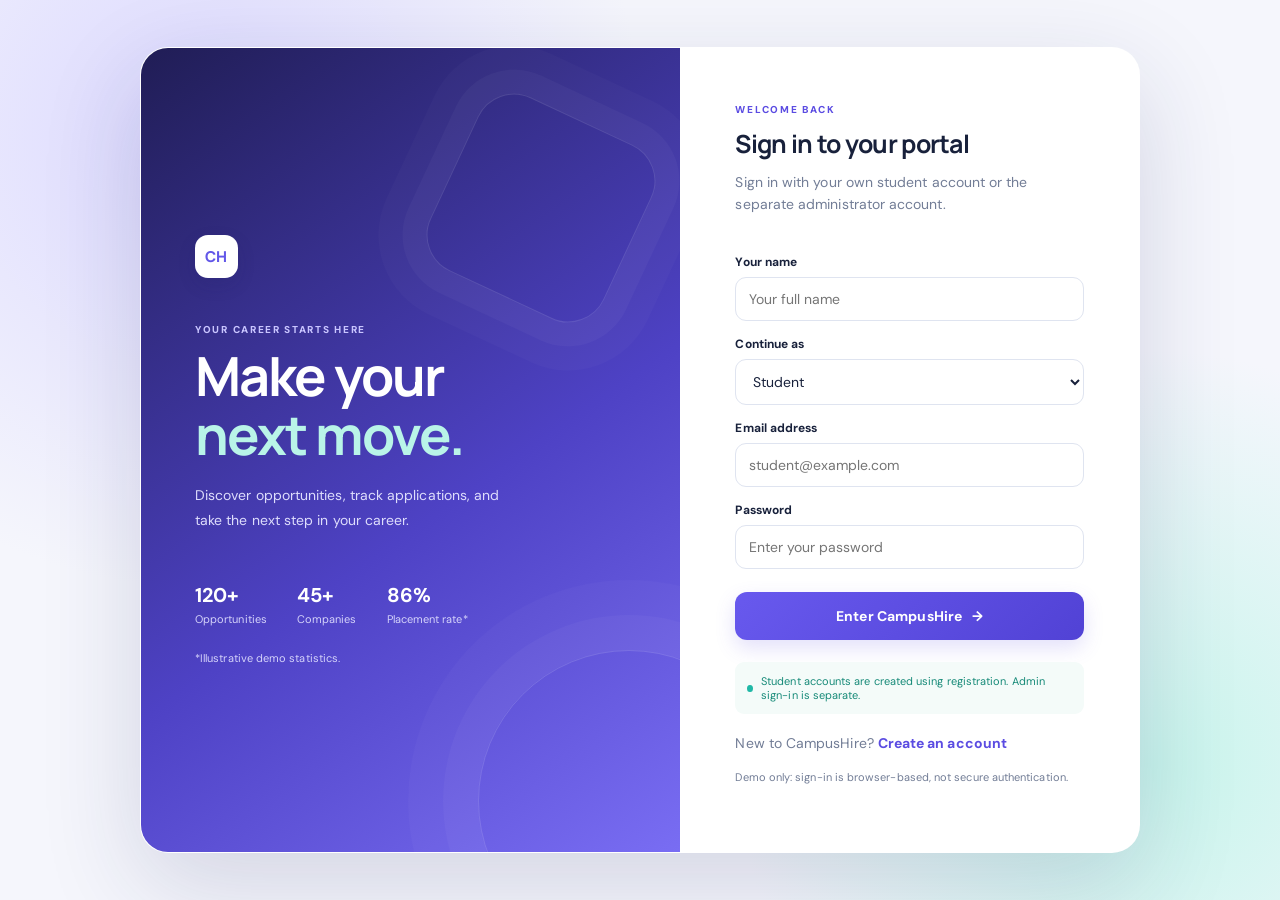
<file: index.html>
<!DOCTYPE html>
<html lang="en">
<head>
  <meta charset="UTF-8"><meta name="viewport" content="width=device-width, initial-scale=1.0">
  <title>CampusHire | Student Placement Portal</title>
  <link rel="stylesheet" href="style.css"><link rel="stylesheet" href="dashboard.css"><link rel="stylesheet" href="responsive.css">
  <script src="storage.js" defer></script><script src="auth.js" defer></script>
</head>
<body class="login-page">
  <main class="login-shell">
    <section class="login-brand">
      <div class="brand-mark">CH</div><p class="eyebrow">YOUR CAREER STARTS HERE</p>
      <h1>Make your<br><span>next move.</span></h1>
      <p class="muted-light">Discover opportunities, track applications, and take the next step in your career.</p>
      <div class="login-stats"><div><strong>120+</strong><span>Opportunities</span></div><div><strong>45+</strong><span>Companies</span></div><div><strong>86%</strong><span>Placement rate*</span></div></div>
      <small>*Illustrative demo statistics.</small>
    </section>
    <section class="login-card">
      <div class="mobile-brand"><div class="brand-mark">CH</div><strong>CampusHire</strong></div>
      <p class="eyebrow">WELCOME BACK</p><h2>Sign in to your portal</h2><p class="muted">Sign in with your own student account or the separate administrator account.</p>
      <form id="loginForm">
        <label for="userName">Your name</label><input id="userName" name="userName" placeholder="Your full name" required minlength="2">
        <label for="role">Continue as</label><select id="role" name="role"><option value="student">Student</option><option value="admin">Placement admin</option></select>
        <label for="email">Email address</label><input id="email" name="email" type="email" placeholder="student@example.com" required autocomplete="username"><label for="password">Password</label><input id="password" name="password" type="password" placeholder="Enter your password" required autocomplete="current-password">
        <button class="btn btn-primary full" type="submit">Enter CampusHire <span>→</span></button>
      </form>
      <div class="demo-note"><span class="dot"></span> Student accounts are created using registration. Admin sign-in is separate.</div>
      <p class="muted" style="margin-top:18px">New to CampusHire? <a href="register.html" style="color:var(--primary);font-weight:700;text-decoration:none">Create an account</a></p><p class="tiny muted">Demo only: sign-in is browser-based, not secure authentication.</p>
    </section>
  </main>
  <script>
  const roleSelect=document.getElementById('role');
  roleSelect.addEventListener('change',()=>{const admin=roleSelect.value==='admin';document.getElementById('userName').required=!admin;document.getElementById('userName').closest('label')?.toggleAttribute('hidden',admin);document.getElementById('userName').previousElementSibling?.toggleAttribute('hidden',admin);document.getElementById('userName').placeholder=admin?'Administrator name':'Your full name';document.getElementById('email').placeholder=admin?'admin@campushire.local':'student@example.com';});
  document.getElementById('loginForm').addEventListener('submit',function(e){e.preventDefault();const name=document.getElementById('userName').value.trim();const email=document.getElementById('email').value.trim().toLowerCase();const password=document.getElementById('password').value;const role=roleSelect.value;
    if(role==='admin'){if(email!=='admin@campushire.local'||password!=='Admin@123'){alert('Invalid administrator credentials. Use the demo admin details listed in README.');return;}sessionStorage.setItem('chUser',JSON.stringify({name:'Placement Admin',email,role:'admin'}));location.href='admin-dashboard.html';return;}
    if(!name||!email||!password){alert('Please complete all fields.');return;}const account=Store.getUsers().find(u=>u.email.toLowerCase()===email);if(!account){alert('No student account found. Please register first.');return;}if(account.name.toLowerCase()!==name.toLowerCase()){alert('Name does not match this account.');return;}if(account.password!==password){alert('Incorrect password. Please try again.');return;}sessionStorage.setItem('chUser',JSON.stringify({name:account.name,email:account.email,role:'student'}));const profiles=JSON.parse(localStorage.getItem('chProfilesByEmail')||'{}');const profile=profiles[email]||{name:account.name,email:account.email,course:account.course||'',year:'Third Year',phone:'',location:'',skills:'',about:''};Store.saveProfile(profile);location.href='student-dashboard.html';});
  </script>
</body></html>
</file>
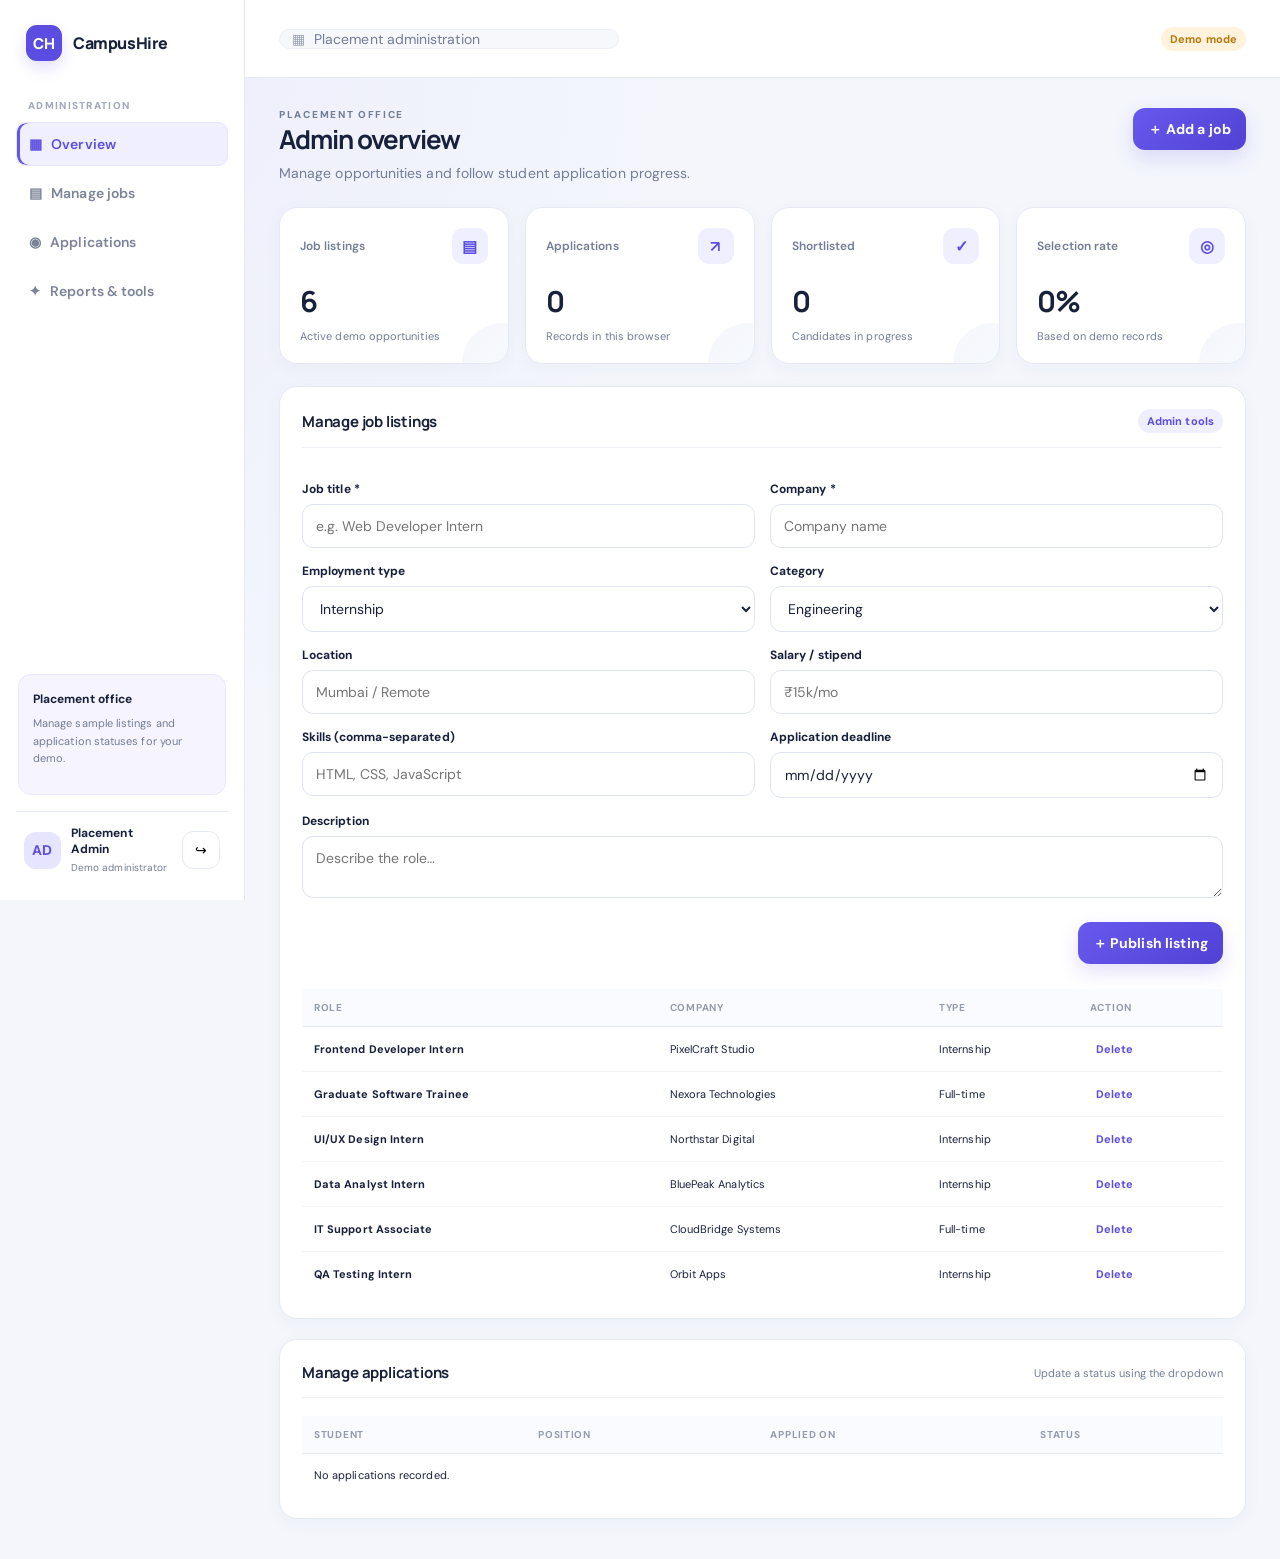
<file: admin-dashboard.html>
<!DOCTYPE html><html lang="en"><head><meta charset="UTF-8"><meta name="viewport" content="width=device-width,initial-scale=1"><title>Admin Dashboard | CampusHire</title><link rel="stylesheet" href="style.css"><link rel="stylesheet" href="dashboard.css"><link rel="stylesheet" href="responsive.css"><script src="storage.js" defer></script><script src="auth.js" defer></script><script src="jobs.js" defer></script><script src="applications.js" defer></script></head><body><script>if(!getCurrentUser()||getCurrentUser().role!=="admin")location.replace("../index.html");</script><div class="app-shell"><aside class="sidebar"><div class="side-brand"><div class="brand-mark">CH</div>CampusHire</div><div class="side-label">ADMINISTRATION</div><nav class="nav-list"><a class="nav-link active" href="admin-dashboard.html">▦ &nbsp; Overview</a><a class="nav-link" href="#jobManager">▤ &nbsp; Manage jobs</a><a class="nav-link" href="#appManager">◉ &nbsp; Applications</a><a class="nav-link" href="career-tools.html">✦ &nbsp; Reports & tools</a></nav><div class="sidebar-bottom"><div class="help-card"><strong>Placement office</strong><p>Manage sample listings and application statuses for your demo.</p></div><div class="user-mini"><div class="avatar">AD</div><div><strong>Placement Admin</strong><span>Demo administrator</span></div><button class="icon-btn" data-signout>↪</button></div></div></aside><main class="main-area"><header class="topbar"><button class="icon-btn mobile-menu">☰</button><div class="searchbox">▦ <span class="muted">Placement administration</span></div><div class="top-actions"><span class="badge orange">Demo mode</span></div></header><div class="page-content"><div class="page-heading"><div><p class="eyebrow">PLACEMENT OFFICE</p><h1>Admin overview</h1><p>Manage opportunities and follow student application progress.</p></div><div class="heading-actions"><button class="btn btn-primary" onclick="document.getElementById('jobManager').scrollIntoView({behavior:'smooth'})">＋ Add a job</button></div></div><section class="stats-grid"><article class="card stat-card"><div class="stat-top">Job listings <span class="stat-icon">▤</span></div><h2 id="adminJobCount">6</h2><div class="stat-foot">Active demo opportunities</div></article><article class="card stat-card"><div class="stat-top">Applications <span class="stat-icon">↗</span></div><h2 id="adminAppCount">3</h2><div class="stat-foot">Records in this browser</div></article><article class="card stat-card"><div class="stat-top">Shortlisted <span class="stat-icon">✓</span></div><h2 id="adminShortCount">1</h2><div class="stat-foot">Candidates in progress</div></article><article class="card stat-card"><div class="stat-top">Selection rate <span class="stat-icon">◎</span></div><h2 id="adminRate">0%</h2><div class="stat-foot">Based on demo records</div></article></section><section class="card panel" id="jobManager" style="margin-bottom:20px"><div class="panel-head"><h3>Manage job listings</h3><span class="badge">Admin tools</span></div><form id="addJobForm"><div class="form-grid"><div><label>Job title *</label><input name="title" required placeholder="e.g. Web Developer Intern"></div><div><label>Company *</label><input name="company" required placeholder="Company name"></div><div><label>Employment type</label><select name="type"><option>Internship</option><option>Full-time</option><option>Part-time</option></select></div><div><label>Category</label><select name="category"><option>Engineering</option><option>Design</option><option>Data</option><option>IT Support</option><option>Quality Assurance</option></select></div><div><label>Location</label><input name="location" placeholder="Mumbai / Remote"></div><div><label>Salary / stipend</label><input name="salary" placeholder="₹15k/mo"></div><div><label>Skills (comma-separated)</label><input name="skills" placeholder="HTML, CSS, JavaScript"></div><div><label>Application deadline</label><input name="deadline" type="date"></div><div class="span-two"><label>Description</label><textarea name="description" rows="2" placeholder="Describe the role…"></textarea></div></div><div class="form-actions"><button class="btn btn-primary" type="submit">＋ Publish listing</button></div></form><div class="table-wrap" style="margin-top:25px"><table><thead><tr><th>ROLE</th><th>COMPANY</th><th>TYPE</th><th>ACTION</th></tr></thead><tbody id="adminJobsBody"></tbody></table></div></section><section class="card panel" id="appManager"><div class="panel-head"><h3>Manage applications</h3><span class="muted tiny">Update a status using the dropdown</span></div><div class="table-wrap"><table><thead><tr><th>STUDENT</th><th>POSITION</th><th>APPLIED ON</th><th>STATUS</th></tr></thead><tbody id="adminApplicationsBody"></tbody></table></div></section></div></main></div><script>document.addEventListener("DOMContentLoaded",()=>{function update(){const jobs=Store.getJobs(),apps=Store.getApplications();document.getElementById("adminJobCount").textContent=jobs.length;document.getElementById("adminAppCount").textContent=apps.length;document.getElementById("adminShortCount").textContent=apps.filter(a=>["Shortlisted","Interview"].includes(a.status)).length;document.getElementById("adminRate").textContent=(apps.length?Math.round(apps.filter(a=>a.status==="Selected").length/apps.length*100):0)+"%";}update();const old=window.renderAdminApplications;const observer=new MutationObserver(update);observer.observe(document.getElementById("adminApplicationsBody"),{childList:true});});</script></body></html>
</file>
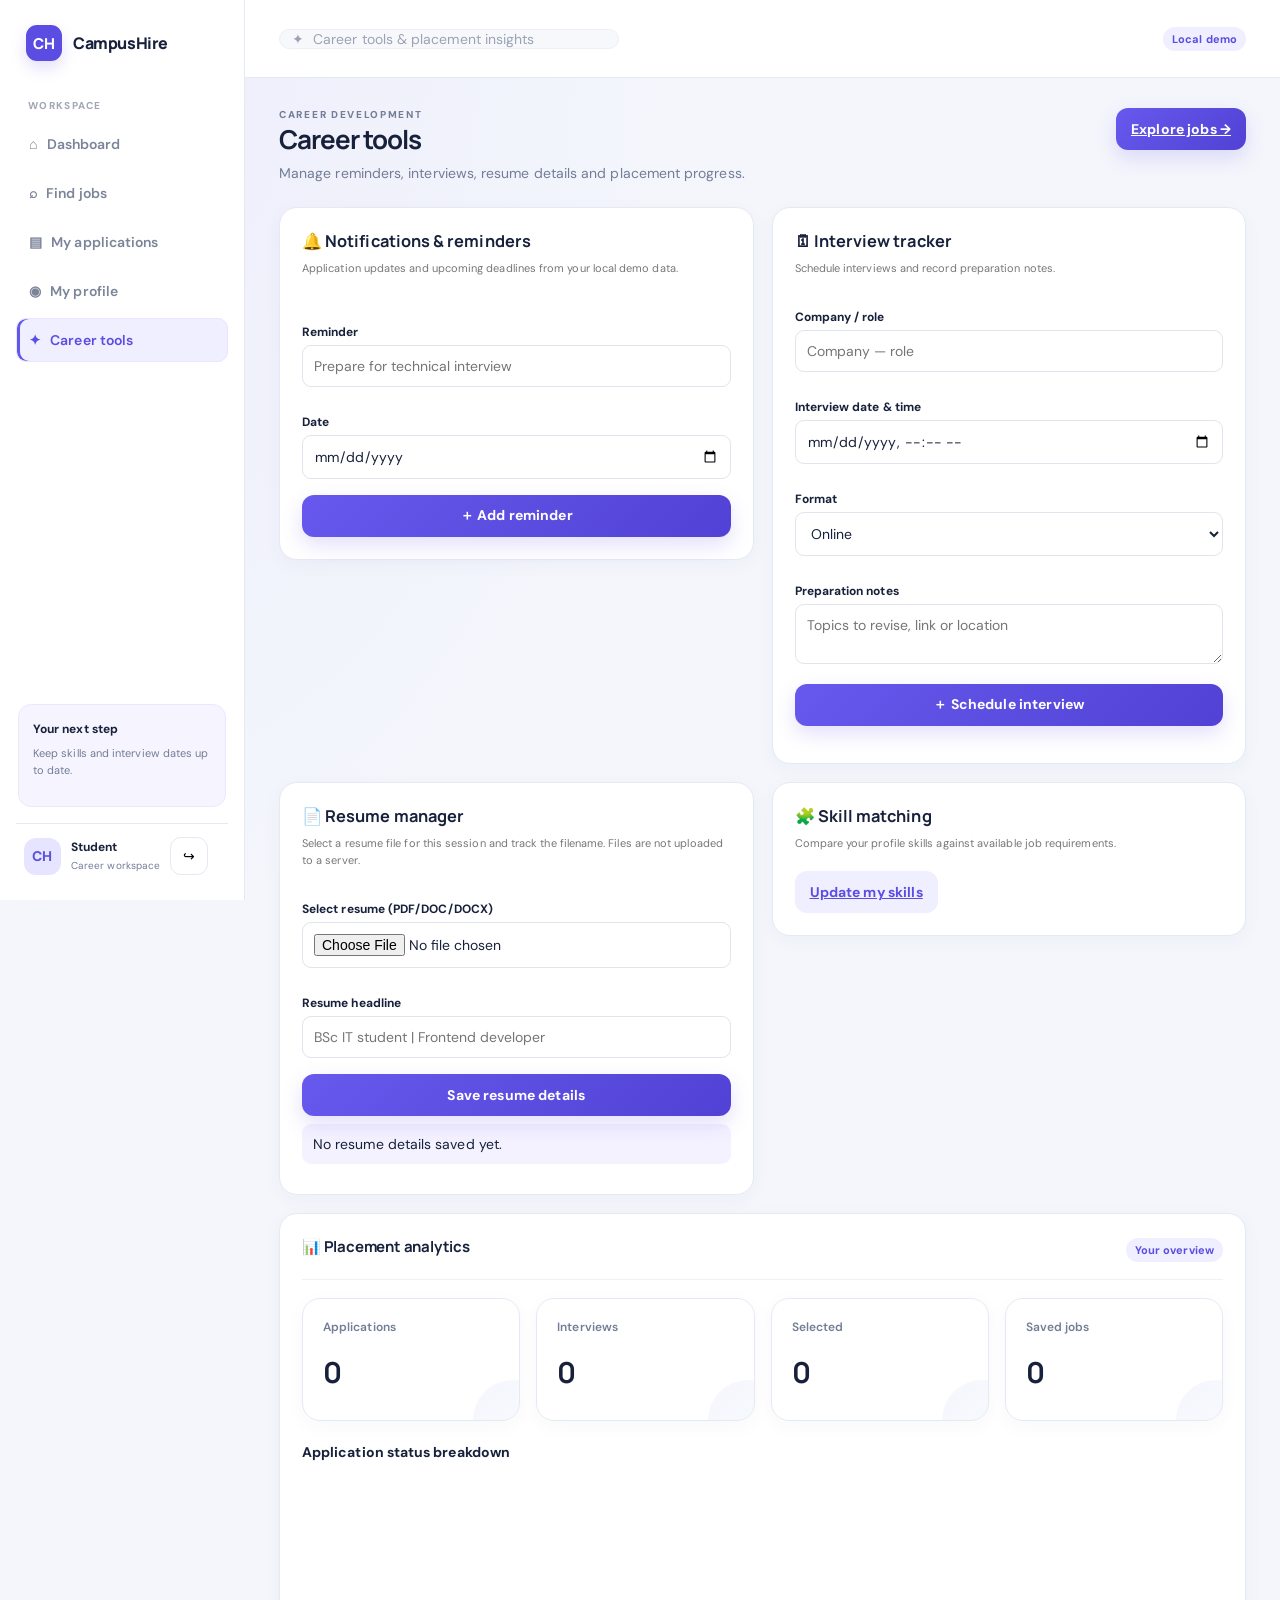
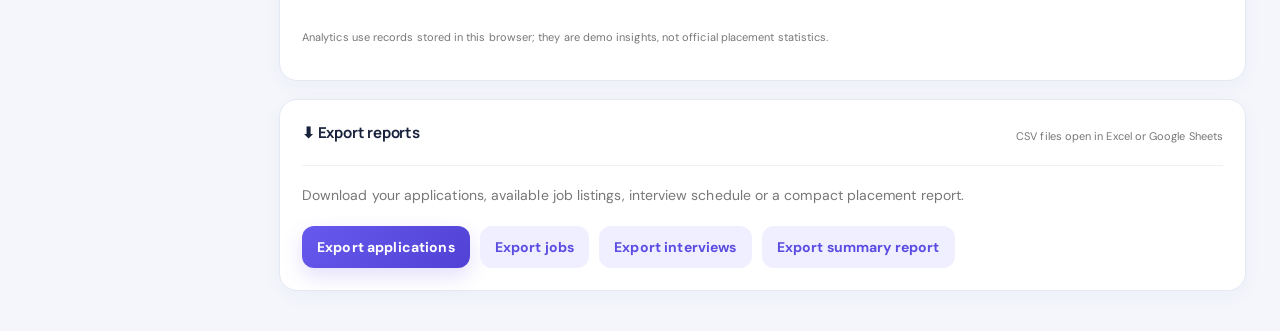
<file: career-tools.html>
<!DOCTYPE html><html lang="en"><head><meta charset="UTF-8"><meta name="viewport" content="width=device-width,initial-scale=1"><title>Career tools | CampusHire</title><link rel="stylesheet" href="style.css"><link rel="stylesheet" href="dashboard.css"><link rel="stylesheet" href="responsive.css"><style>
.tools-grid{display:grid;grid-template-columns:repeat(2,minmax(0,1fr));gap:18px}.tool-card{padding:22px}.tool-card h3{margin:0 0 8px}.tool-card p{line-height:1.6}.tool-card form{display:grid;gap:12px;margin-top:16px}.tool-card label{display:block;font-size:12px;font-weight:700;margin-bottom:5px}.tool-card input,.tool-card select,.tool-card textarea{width:100%;padding:11px;border:1px solid #e1e4ec;border-radius:9px;background:var(--surface,#fff);font:inherit}.tool-card .btn{margin-top:4px}.tool-list{display:grid;gap:10px;margin-top:15px}.tool-item{padding:12px;border:1px solid #e7e8ef;border-radius:10px;display:flex;justify-content:space-between;gap:12px;align-items:center}.tool-item small{display:block;color:#777;margin-top:4px}.match{height:7px;background:#eee;border-radius:20px;overflow:hidden;margin:8px 0}.match span{display:block;height:100%;background:#6558d3}.chart{display:flex;align-items:end;gap:12px;height:150px;padding:12px 0}.bar{flex:1;min-width:22px;background:#7669e8;border-radius:7px 7px 0 0;position:relative}.bar small{position:absolute;top:calc(100% + 5px);left:50%;transform:translateX(-50%);white-space:nowrap;font-size:10px}.notice{padding:11px;border-radius:9px;background:#f4f2ff;margin:8px 0}.muted{color:#777}.wide{grid-column:1/-1}@media(max-width:750px){.tools-grid{grid-template-columns:1fr}.wide{grid-column:auto}}
</style><script src="storage.js" defer></script><script src="auth.js" defer></script><script src="jobs.js" defer></script><script src="applications.js" defer></script></head><body><script>if(!getCurrentUser()||getCurrentUser().role!=="student")location.replace("../index.html");</script><div class="app-shell"><aside class="sidebar"><div class="side-brand"><div class="brand-mark">CH</div>CampusHire</div><div class="side-label">WORKSPACE</div><nav class="nav-list"><a class="nav-link" href="student-dashboard.html">⌂ &nbsp; Dashboard</a><a class="nav-link" href="jobs.html">⌕ &nbsp; Find jobs</a><a class="nav-link" href="my-applications.html">▤ &nbsp; My applications</a><a class="nav-link" href="profile.html">◉ &nbsp; My profile</a><a class="nav-link active" href="career-tools.html">✦ &nbsp; Career tools</a></nav><div class="sidebar-bottom"><div class="help-card"><strong>Your next step</strong><p>Keep skills and interview dates up to date.</p></div><div class="user-mini"><div class="avatar" id="miniAvatar">CH</div><div><strong id="miniName">Student</strong><span>Career workspace</span></div><button class="icon-btn" data-signout>↪</button></div></div></aside><main class="main-area"><header class="topbar"><button class="icon-btn mobile-menu">☰</button><div class="searchbox">✦ <span>Career tools & placement insights</span></div><div class="top-actions"><span class="badge">Local demo</span></div></header><div class="page-content"><div class="page-heading"><div><p class="eyebrow">CAREER DEVELOPMENT</p><h1>Career tools</h1><p>Manage reminders, interviews, resume details and placement progress.</p></div><div class="heading-actions"><a class="btn btn-primary" href="jobs.html">Explore jobs →</a></div></div><section class="tools-grid">
<article class="card tool-card"><h3>🔔 Notifications & reminders</h3><p class="muted tiny">Application updates and upcoming deadlines from your local demo data.</p><div id="notices" class="tool-list"></div><form id="reminderForm"><div><label>Reminder</label><input name="title" required maxlength="100" placeholder="Prepare for technical interview"></div><div><label>Date</label><input name="date" type="date" required></div><button class="btn btn-primary">＋ Add reminder</button></form></article>
<article class="card tool-card"><h3>🗓 Interview tracker</h3><p class="muted tiny">Schedule interviews and record preparation notes.</p><form id="interviewForm"><div><label>Company / role</label><input name="role" required placeholder="Company — role"></div><div><label>Interview date & time</label><input name="when" type="datetime-local" required></div><div><label>Format</label><select name="format"><option>Online</option><option>In person</option><option>Phone</option></select></div><div><label>Preparation notes</label><textarea name="notes" rows="2" placeholder="Topics to revise, link or location"></textarea></div><button class="btn btn-primary">＋ Schedule interview</button></form><div id="interviews" class="tool-list"></div></article>
<article class="card tool-card"><h3>📄 Resume manager</h3><p class="muted tiny">Select a resume file for this session and track the filename. Files are not uploaded to a server.</p><form id="resumeForm"><div><label>Select resume (PDF/DOC/DOCX)</label><input id="resumeFile" type="file" accept=".pdf,.doc,.docx" required></div><div><label>Resume headline</label><input name="headline" maxlength="120" placeholder="BSc IT student | Frontend developer"></div><button class="btn btn-primary">Save resume details</button></form><div id="resumeInfo" class="notice">No resume details saved yet.</div></article>
<article class="card tool-card"><h3>🧩 Skill matching</h3><p class="muted tiny">Compare your profile skills against available job requirements.</p><div id="skillMatches" class="tool-list"></div><a class="btn btn-light" href="profile.html">Update my skills</a></article>
<article class="card tool-card wide"><div class="panel-head"><h3>📊 Placement analytics</h3><span class="badge">Your overview</span></div><div class="stats-grid"><article class="card stat-card"><div class="stat-top">Applications</div><h2 id="anApps">0</h2></article><article class="card stat-card"><div class="stat-top">Interviews</div><h2 id="anInterviews">0</h2></article><article class="card stat-card"><div class="stat-top">Selected</div><h2 id="anSelected">0</h2></article><article class="card stat-card"><div class="stat-top">Saved jobs</div><h2 id="anSaved">0</h2></article></div><h4 style="margin-top:22px">Application status breakdown</h4><div id="chart" class="chart"></div><p class="muted tiny">Analytics use records stored in this browser; they are demo insights, not official placement statistics.</p></article>
<article class="card tool-card wide"><div class="panel-head"><h3>⬇ Export reports</h3><span class="muted tiny">CSV files open in Excel or Google Sheets</span></div><p class="muted">Download your applications, available job listings, interview schedule or a compact placement report.</p><div style="display:flex;gap:10px;flex-wrap:wrap;margin-top:16px"><button class="btn btn-primary" onclick="exportData('applications')">Export applications</button><button class="btn btn-light" onclick="exportData('jobs')">Export jobs</button><button class="btn btn-light" onclick="exportData('interviews')">Export interviews</button><button class="btn btn-light" onclick="exportData('report')">Export summary report</button></div></article>
</section></div></main></div><script>
const extraKey=k=>'ch_'+(getCurrentUser()?.email||'guest')+'_'+k;const readExtra=(k,d=[])=>{try{return JSON.parse(localStorage.getItem(extraKey(k)))||d}catch{return d}},writeExtra=(k,v)=>localStorage.setItem(extraKey(k),JSON.stringify(v));
function csvCell(v){return '"'+String(v??'').replace(/"/g,'""')+'"'}function downloadCSV(name,rows){if(!rows.length){showToast('There is no data to export yet.');return}const csv=rows.map(r=>r.map(csvCell).join(',')).join('\r\n');const blob=new Blob(['\ufeff'+csv],{type:'text/csv;charset=utf-8;'});const a=document.createElement('a');a.href=URL.createObjectURL(blob);a.download=name+'.csv';a.click();URL.revokeObjectURL(a.href);showToast('CSV report downloaded.')}
function exportData(type){const user=getCurrentUser(),jobs=Store.getJobs(),apps=Store.getApplications().filter(a=>a.studentId===user.email||a.studentId==='demo-student');if(type==='jobs')return downloadCSV('campushire-jobs',[['Job ID','Title','Company','Type','Location','Salary','Skills','Deadline'],...jobs.map(j=>[j.id,j.title,j.company,j.type,j.location,j.salary,(j.skills||[]).join('; '),j.deadline])]);if(type==='interviews')return downloadCSV('campushire-interviews',[['Role','Date/time','Format','Notes'],...readExtra('interviews').map(i=>[i.role,i.when,i.format,i.notes])]);if(type==='report')return downloadCSV('campushire-placement-report',[['Metric','Value'],['Available jobs',jobs.length],['Applications',apps.length],['Interviews',readExtra('interviews').length],['Selected',apps.filter(a=>a.status==='Selected').length],['Saved jobs',Store.getSaved().length],['Generated on',new Date().toLocaleString()]]);downloadCSV('campushire-applications',[['Application ID','Job','Company','Applied on','Status'],...apps.map(a=>{const j=jobs.find(x=>x.id===a.jobId)||{};return[a.id,j.title||'Removed job',j.company||'',a.appliedAt,a.status]})])}
function renderTools(){const u=getCurrentUser(),p=Store.getProfile(),apps=Store.getApplications().filter(a=>a.studentId===u.email),jobs=Store.getJobs(),interviews=readExtra('interviews'),reminders=readExtra('reminders');document.getElementById('miniName').textContent=u.name||p.name||'Student';document.getElementById('miniAvatar').textContent=initials(u.name||p.name);const notes=[];apps.filter(a=>['Shortlisted','Interview','Selected','Rejected'].includes(a.status)).forEach(a=>{const j=jobs.find(x=>x.id===a.jobId);notes.push(`<div class="notice"><strong>${safe(a.status)}:</strong> ${safe(j?.title||'Application update')}<small>Application ${safe(a.id)}</small></div>`)});reminders.forEach((r,i)=>notes.push(`<div class="tool-item"><div><strong>${safe(r.title)}</strong><small>${safe(r.date)}</small></div><button class="text-link" onclick="removeRecord('reminders',${i})">Remove</button></div>`));document.getElementById('notices').innerHTML=notes.join('')||'<p class="muted tiny">You are all caught up. Add a reminder below.</p>';document.getElementById('interviews').innerHTML=interviews.map((i,n)=>`<div class="tool-item"><div><strong>${safe(i.role)}</strong><small>${safe(i.when.replace('T',' '))} · ${safe(i.format)}${i.notes?' · '+safe(i.notes):''}</small></div><button class="text-link" onclick="removeRecord('interviews',${n})">Cancel</button></div>`).join('')||'<p class="muted tiny">No interviews scheduled yet.</p>';const resume=readExtra('resume',null);document.getElementById('resumeInfo').innerHTML=resume?`<strong>${safe(resume.filename)}</strong><small>Headline: ${safe(resume.headline||'Not provided')} · Saved ${safe(resume.savedAt)}</small>`:'No resume details saved yet.';const skills=String(p.skills||'').split(',').map(s=>s.trim().toLowerCase()).filter(Boolean);document.getElementById('skillMatches').innerHTML=jobs.map(j=>{const req=j.skills||[],hits=req.filter(s=>skills.includes(s.toLowerCase())).length,pct=req.length?Math.round(hits/req.length*100):0;return `<div><div style="display:flex;justify-content:space-between;gap:8px"><strong>${safe(j.title)}</strong><span>${pct}%</span></div><small class="muted">${hits}/${req.length} required skills match · ${safe(j.company)}</small><div class="match"><span style="width:${pct}%"></span></div></div>`}).join('')||'<p>No jobs available.</p>';document.getElementById('anApps').textContent=apps.length;document.getElementById('anInterviews').textContent=interviews.length;document.getElementById('anSelected').textContent=apps.filter(a=>a.status==='Selected').length;document.getElementById('anSaved').textContent=Store.getSaved().length;const statuses=['Applied','Shortlisted','Interview','Selected','Rejected'];document.getElementById('chart').innerHTML=statuses.map(s=>{const n=apps.filter(a=>a.status===s).length,h=apps.length?Math.max(8,n/apps.length*100):8;return `<div class="bar" style="height:${h}%" title="${s}: ${n}"><small>${s}<br>${n}</small></div>`}).join('')}
function removeRecord(key,index){const arr=readExtra(key);arr.splice(index,1);writeExtra(key,arr);renderTools();showToast('Updated successfully.')}document.addEventListener('DOMContentLoaded',()=>{renderTools();document.getElementById('reminderForm').addEventListener('submit',e=>{e.preventDefault();const d=Object.fromEntries(new FormData(e.currentTarget));const a=readExtra('reminders');a.push(d);writeExtra('reminders',a);e.currentTarget.reset();renderTools();showToast('Reminder saved in this browser.')});document.getElementById('interviewForm').addEventListener('submit',e=>{e.preventDefault();const d=Object.fromEntries(new FormData(e.currentTarget));const a=readExtra('interviews');a.push(d);writeExtra('interviews',a);e.currentTarget.reset();renderTools();showToast('Interview scheduled.')});document.getElementById('resumeForm').addEventListener('submit',e=>{e.preventDefault();const file=document.getElementById('resumeFile').files[0];if(!file){showToast('Choose a resume file first.');return}writeExtra('resume',{filename:file.name,size:file.size,headline:new FormData(e.currentTarget).get('headline'),savedAt:new Date().toLocaleDateString()});renderTools();showToast('Resume details saved. The file stays on your device.')});document.querySelectorAll('[data-signout]').forEach(b=>b.addEventListener('click',signOut));document.querySelectorAll('.mobile-menu').forEach(b=>b.addEventListener('click',()=>document.querySelector('.sidebar')?.classList.toggle('open')))});
</script></body></html>
</file>
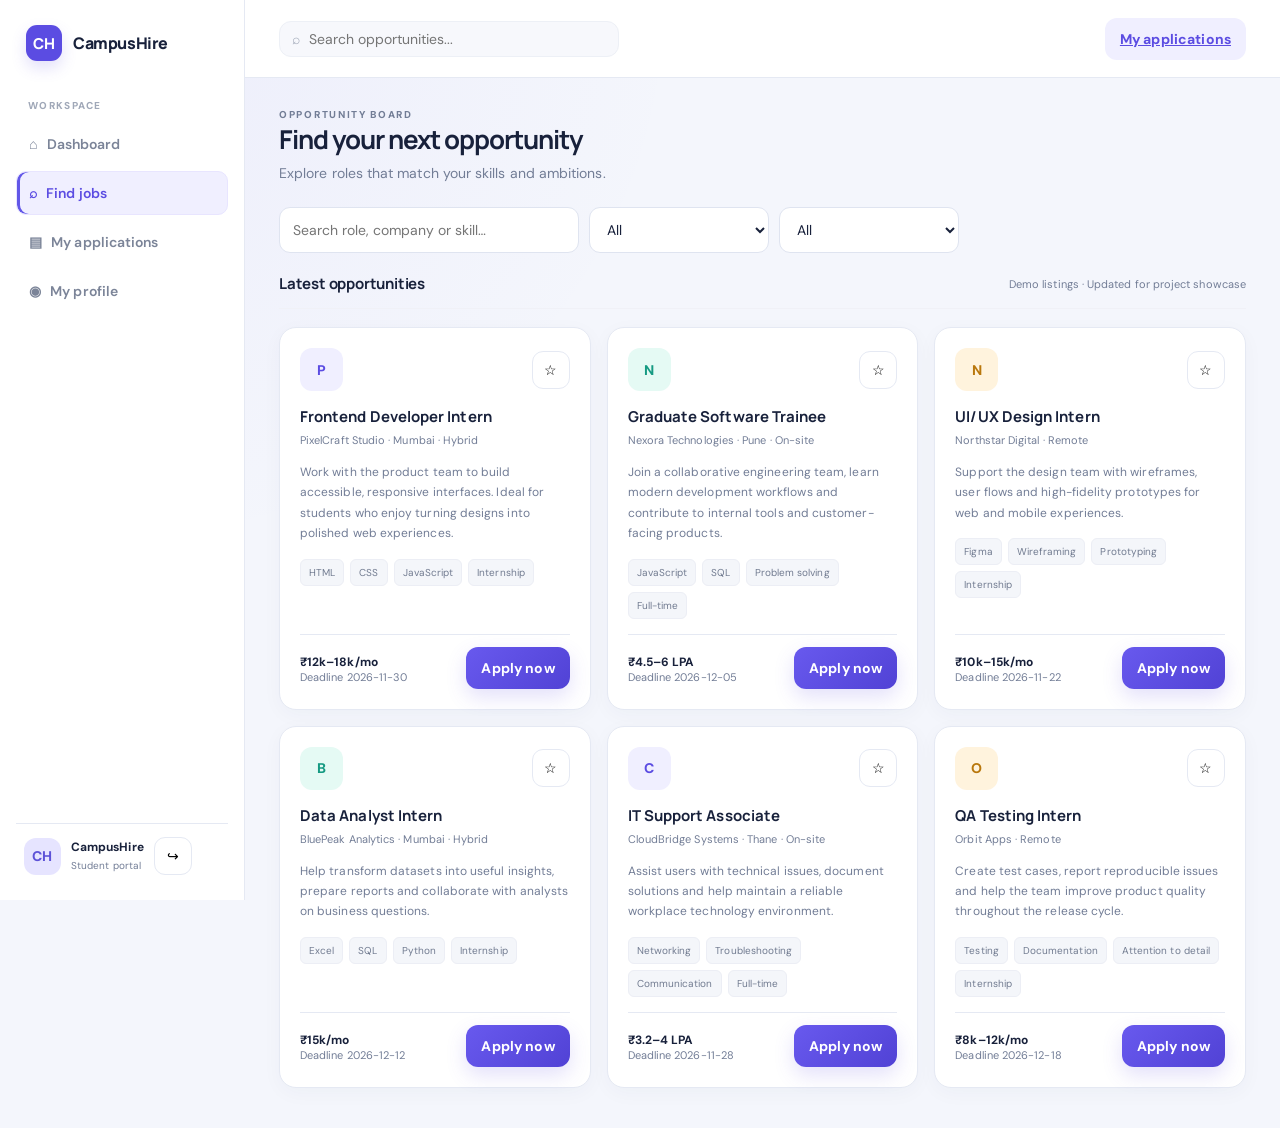
<file: jobs.html>
<!DOCTYPE html><html lang="en"><head><meta charset="UTF-8"><meta name="viewport" content="width=device-width,initial-scale=1"><title>Find Jobs | CampusHire</title><link rel="stylesheet" href="style.css"><link rel="stylesheet" href="dashboard.css"><link rel="stylesheet" href="responsive.css"><script src="storage.js" defer></script><script src="auth.js" defer></script><script src="jobs.js" defer></script></head><body><script>if(!getCurrentUser()||getCurrentUser().role!=="student")location.replace("../index.html");</script><div class="app-shell"><aside class="sidebar"><div class="side-brand"><div class="brand-mark">CH</div>CampusHire</div><div class="side-label">WORKSPACE</div><nav class="nav-list"><a class="nav-link" href="student-dashboard.html">⌂ &nbsp; Dashboard</a><a class="nav-link active" href="jobs.html">⌕ &nbsp; Find jobs</a><a class="nav-link" href="my-applications.html">▤ &nbsp; My applications</a><a class="nav-link" href="profile.html">◉ &nbsp; My profile</a></nav><div class="sidebar-bottom"><div class="user-mini"><div class="avatar">CH</div><div><strong>CampusHire</strong><span>Student portal</span></div><button class="icon-btn" data-signout>↪</button></div></div></aside><main class="main-area"><header class="topbar"><button class="icon-btn mobile-menu">☰</button><div class="searchbox">⌕ <input placeholder="Search opportunities..." onkeydown="if(event.key==='Enter')document.getElementById('jobSearch').focus()"></div><div class="top-actions"><a class="btn btn-light" href="my-applications.html">My applications</a></div></header><div class="page-content"><div class="page-heading"><div><p class="eyebrow">OPPORTUNITY BOARD</p><h1>Find your next opportunity</h1><p>Explore roles that match your skills and ambitions.</p></div></div><div class="filter-row"><input id="jobSearch" placeholder="Search role, company or skill…"><select id="typeFilter"><option>All</option><option>Internship</option><option>Full-time</option><option>Part-time</option></select><select id="categoryFilter"><option>All</option><option>Engineering</option><option>Design</option><option>Data</option><option>IT Support</option><option>Quality Assurance</option></select></div><div class="panel-head"><h3>Latest opportunities</h3><span class="muted tiny">Demo listings · Updated for project showcase</span></div><section class="job-grid" id="jobGrid"></section></div></main></div></body></html>
</file>
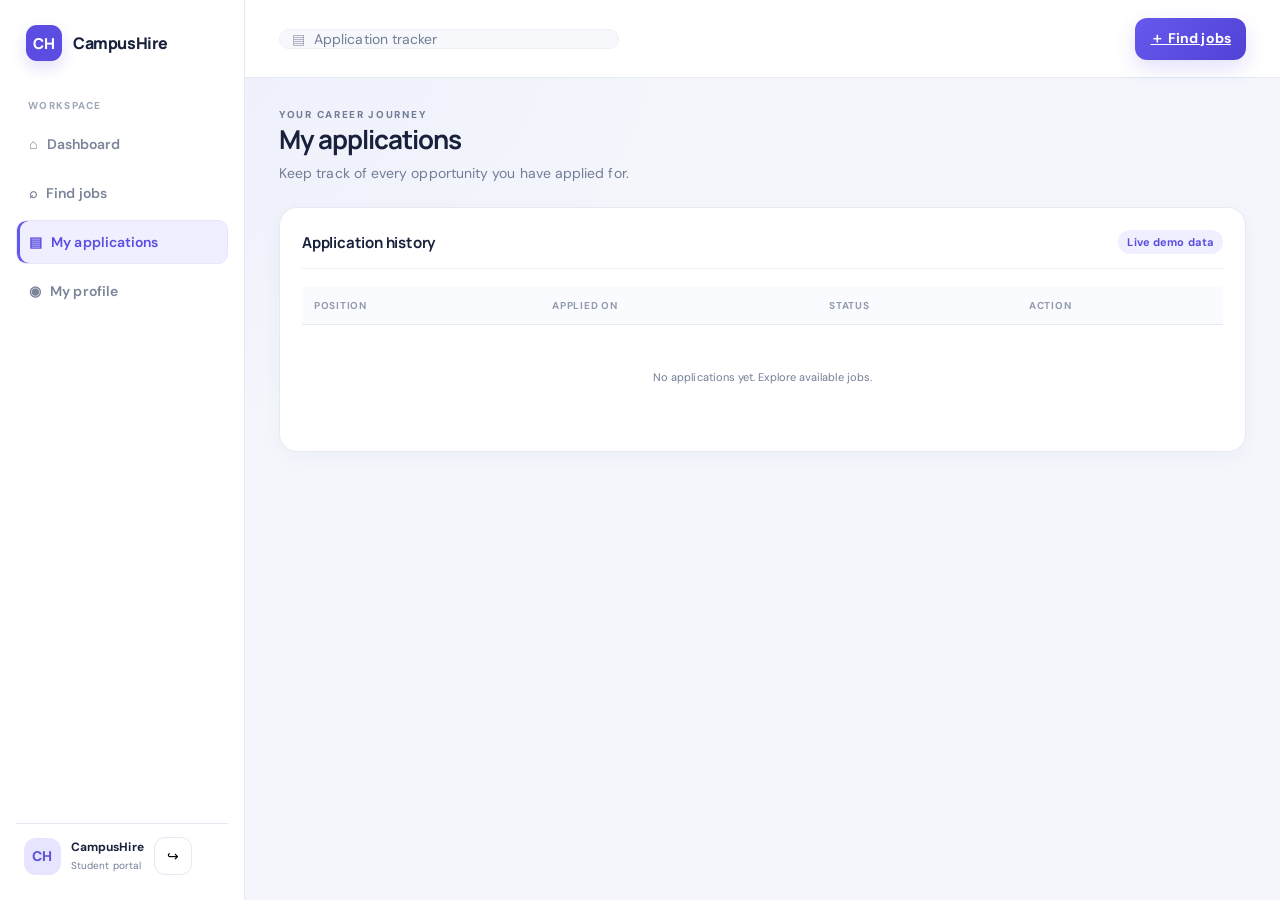
<file: my-applications.html>
<!DOCTYPE html><html lang="en"><head><meta charset="UTF-8"><meta name="viewport" content="width=device-width,initial-scale=1"><title>My Applications | CampusHire</title><link rel="stylesheet" href="style.css"><link rel="stylesheet" href="dashboard.css"><link rel="stylesheet" href="responsive.css"><script src="storage.js" defer></script><script src="auth.js" defer></script><script src="jobs.js" defer></script></head><body><script>if(!getCurrentUser()||getCurrentUser().role!=="student")location.replace("../index.html");</script><div class="app-shell"><aside class="sidebar"><div class="side-brand"><div class="brand-mark">CH</div>CampusHire</div><div class="side-label">WORKSPACE</div><nav class="nav-list"><a class="nav-link" href="student-dashboard.html">⌂ &nbsp; Dashboard</a><a class="nav-link" href="jobs.html">⌕ &nbsp; Find jobs</a><a class="nav-link active" href="my-applications.html">▤ &nbsp; My applications</a><a class="nav-link" href="profile.html">◉ &nbsp; My profile</a></nav><div class="sidebar-bottom"><div class="user-mini"><div class="avatar">CH</div><div><strong>CampusHire</strong><span>Student portal</span></div><button class="icon-btn" data-signout>↪</button></div></div></aside><main class="main-area"><header class="topbar"><button class="icon-btn mobile-menu">☰</button><div class="searchbox">▤ <span class="muted">Application tracker</span></div><div class="top-actions"><a class="btn btn-primary" href="jobs.html">＋ Find jobs</a></div></header><div class="page-content"><div class="page-heading"><div><p class="eyebrow">YOUR CAREER JOURNEY</p><h1>My applications</h1><p>Keep track of every opportunity you have applied for.</p></div></div><section class="card panel"><div class="panel-head"><h3>Application history</h3><span class="badge">Live demo data</span></div><div class="table-wrap"><table><thead><tr><th>POSITION</th><th>APPLIED ON</th><th>STATUS</th><th>ACTION</th></tr></thead><tbody id="applicationsBody"></tbody></table></div></section></div></main></div></body></html>
</file>
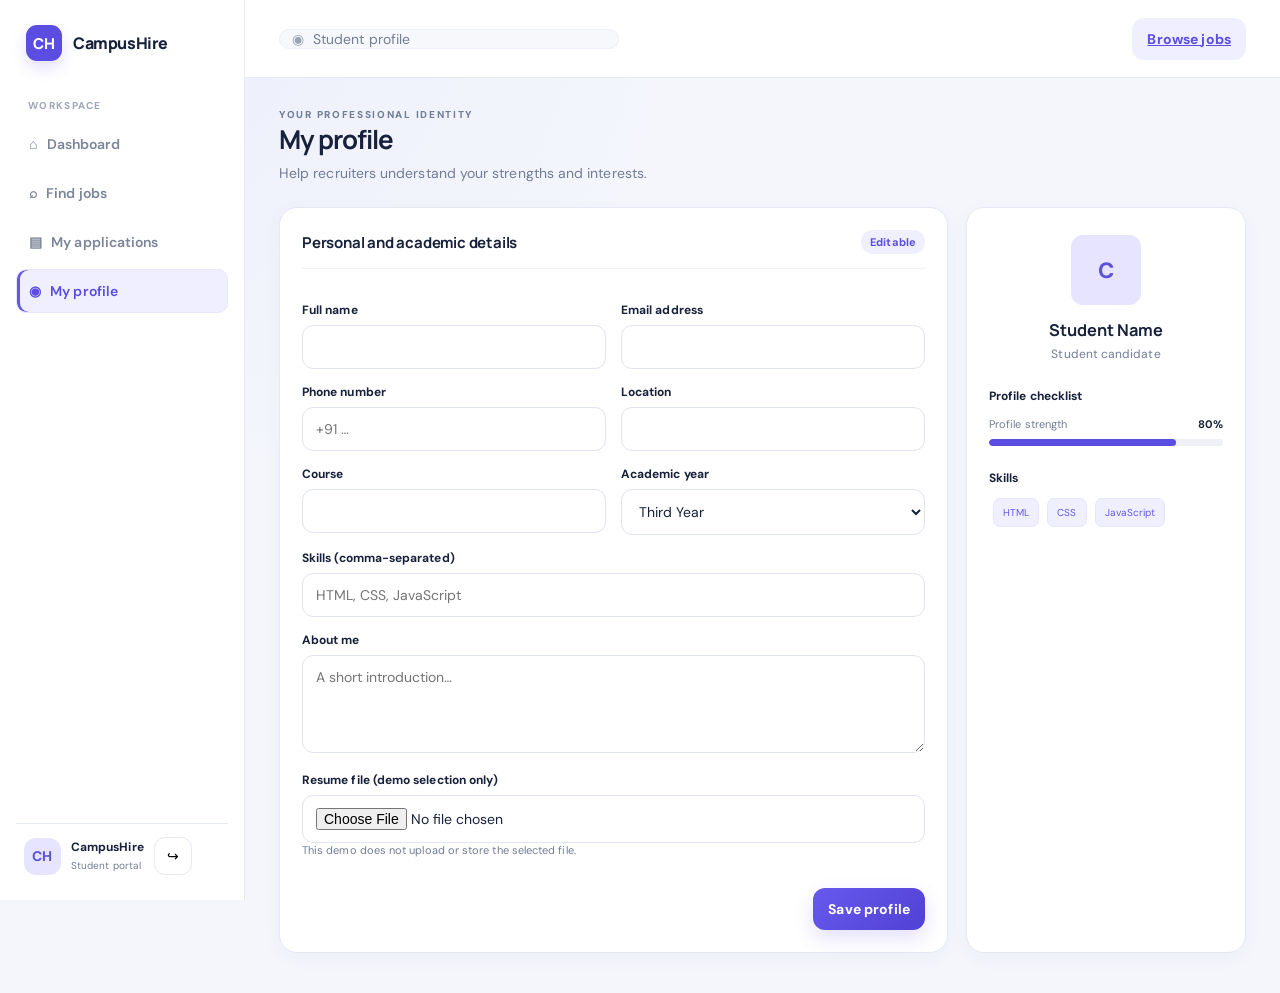
<file: profile.html>
<!DOCTYPE html><html lang="en"><head><meta charset="UTF-8"><meta name="viewport" content="width=device-width,initial-scale=1"><title>My Profile | CampusHire</title><link rel="stylesheet" href="style.css"><link rel="stylesheet" href="dashboard.css"><link rel="stylesheet" href="responsive.css"><script src="storage.js" defer></script><script src="auth.js" defer></script><script src="jobs.js" defer></script></head><body><script>if(!getCurrentUser()||getCurrentUser().role!=="student")location.replace("../index.html");</script><div class="app-shell"><aside class="sidebar"><div class="side-brand"><div class="brand-mark">CH</div>CampusHire</div><div class="side-label">WORKSPACE</div><nav class="nav-list"><a class="nav-link" href="student-dashboard.html">⌂ &nbsp; Dashboard</a><a class="nav-link" href="jobs.html">⌕ &nbsp; Find jobs</a><a class="nav-link" href="my-applications.html">▤ &nbsp; My applications</a><a class="nav-link active" href="profile.html">◉ &nbsp; My profile</a></nav><div class="sidebar-bottom"><div class="user-mini"><div class="avatar">CH</div><div><strong>CampusHire</strong><span>Student portal</span></div><button class="icon-btn" data-signout>↪</button></div></div></aside><main class="main-area"><header class="topbar"><button class="icon-btn mobile-menu">☰</button><div class="searchbox">◉ <span class="muted">Student profile</span></div><div class="top-actions"><a class="btn btn-light" href="jobs.html">Browse jobs</a></div></header><div class="page-content"><div class="page-heading"><div><p class="eyebrow">YOUR PROFESSIONAL IDENTITY</p><h1>My profile</h1><p>Help recruiters understand your strengths and interests.</p></div></div><div class="profile-grid"><section class="card panel"><div class="panel-head"><h3>Personal and academic details</h3><span class="badge">Editable</span></div><form id="profileForm"><div class="form-grid"><div><label>Full name</label><input name="name" required></div><div><label>Email address</label><input name="email" type="email" required></div><div><label>Phone number</label><input name="phone" placeholder="+91 …"></div><div><label>Location</label><input name="location"></div><div><label>Course</label><input name="course" required></div><div><label>Academic year</label><select name="year"><option>Third Year</option><option>Second Year</option><option>First Year</option><option>Graduate</option></select></div><div class="span-two"><label>Skills (comma-separated)</label><input name="skills" placeholder="HTML, CSS, JavaScript"></div><div class="span-two"><label>About me</label><textarea name="about" rows="4" placeholder="A short introduction…"></textarea></div><div class="span-two"><label>Resume file (demo selection only)</label><input id="resumeFile" type="file" accept=".pdf,.doc,.docx"><p class="tiny muted">This demo does not upload or store the selected file.</p></div></div><div class="form-actions"><button class="btn btn-primary" type="submit">Save profile</button></div></form></section><aside class="card panel profile-summary"><div class="avatar" id="profileAvatar">AS</div><h3 id="profileName">Student Name</h3><p>Student candidate</p><div style="text-align:left;margin-top:24px"><strong style="font-size:12px">Profile checklist</strong><div class="progress-row" style="margin-top:13px"><div class="progress-label"><span>Profile strength</span><strong>80%</strong></div><div class="progress"><span style="width:80%"></span></div></div><div style="margin-top:22px"><strong style="font-size:12px">Skills</strong><div style="margin-top:8px"><span class="skill-chip">HTML</span><span class="skill-chip">CSS</span><span class="skill-chip">JavaScript</span></div></div></div></aside></div></div></main></div></body></html>
</file>
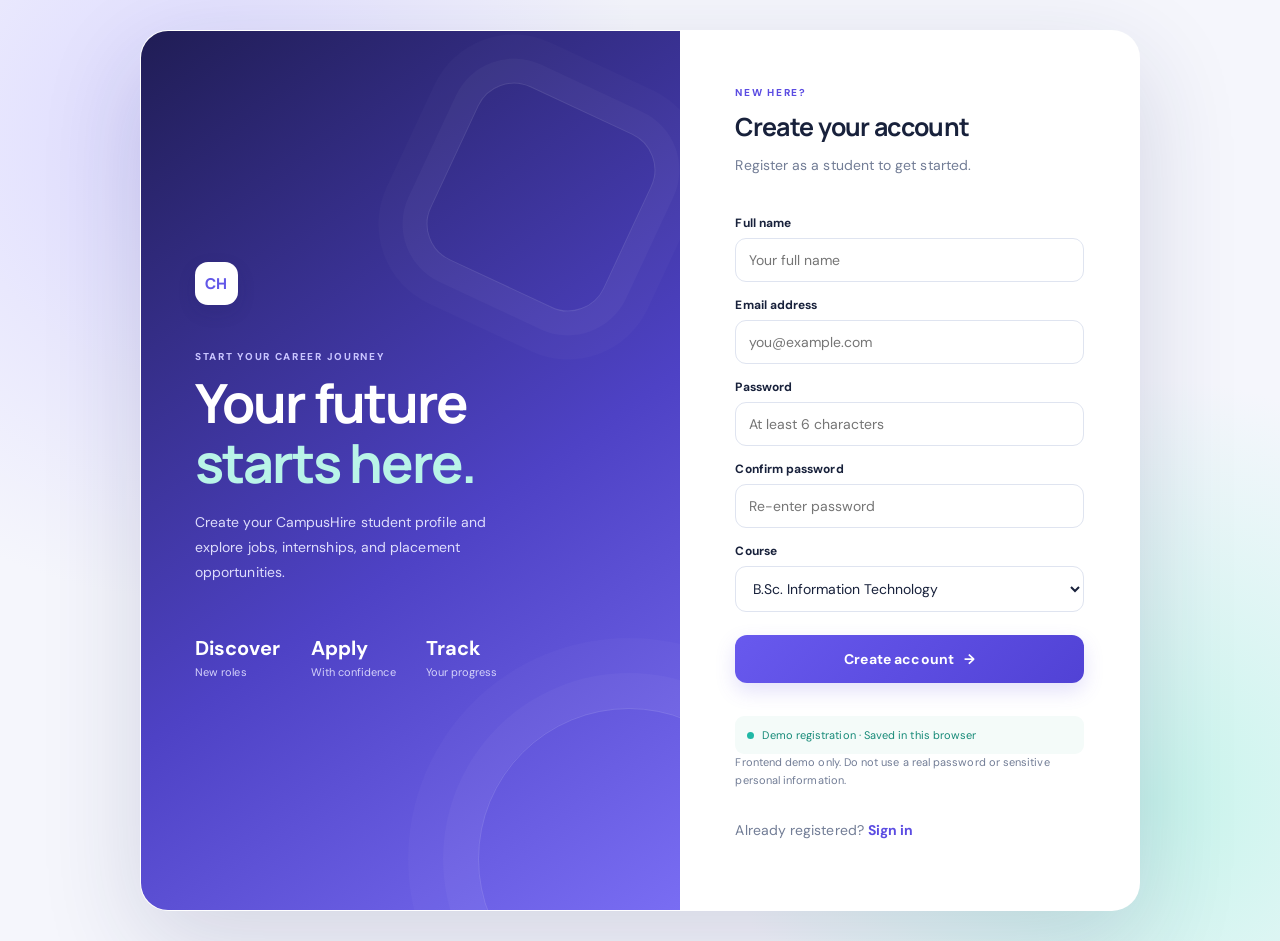
<file: register.html>
<!DOCTYPE html>
<html lang="en"><head><meta charset="UTF-8"><meta name="viewport" content="width=device-width,initial-scale=1"><title>Create Account | CampusHire</title><link rel="stylesheet" href="style.css"><link rel="stylesheet" href="responsive.css"><script src="storage.js" defer></script><script src="auth.js" defer></script></head>
<body class="login-page"><main class="login-shell"><section class="login-brand"><div class="brand-mark">CH</div><p class="eyebrow">START YOUR CAREER JOURNEY</p><h1>Your future<br><span>starts here.</span></h1><p class="muted-light">Create your CampusHire student profile and explore jobs, internships, and placement opportunities.</p><div class="login-stats"><div><strong>Discover</strong><span>New roles</span></div><div><strong>Apply</strong><span>With confidence</span></div><div><strong>Track</strong><span>Your progress</span></div></div></section>
<section class="login-card"><div class="mobile-brand"><div class="brand-mark">CH</div><strong>CampusHire</strong></div><p class="eyebrow">NEW HERE?</p><h2>Create your account</h2><p class="muted">Register as a student to get started.</p>
<form id="registerForm"><label for="fullName">Full name</label><input id="fullName" name="fullName" placeholder="Your full name" required minlength="2" autocomplete="name">
<label for="registerEmail">Email address</label><input id="registerEmail" name="email" type="email" placeholder="you@example.com" required autocomplete="email">
<label for="registerPassword">Password</label><input id="registerPassword" name="password" type="password" placeholder="At least 6 characters" required minlength="6" autocomplete="new-password">
<label for="confirmPassword">Confirm password</label><input id="confirmPassword" name="confirmPassword" type="password" placeholder="Re-enter password" required minlength="6" autocomplete="new-password">
<label for="course">Course</label><select id="course" name="course" required><option value="B.Sc. Information Technology">B.Sc. Information Technology</option><option value="BCA">BCA</option><option value="B.Sc. Computer Science">B.Sc. Computer Science</option><option value="Other">Other</option></select>
<button class="btn btn-primary full" type="submit">Create account <span>→</span></button></form><p id="registerMessage" class="tiny" role="status" aria-live="polite"></p><div class="demo-note"><span class="dot"></span> Demo registration · Saved in this browser</div><p class="tiny muted">Frontend demo only. Do not use a real password or sensitive personal information.</p><p class="muted" style="margin-top:18px">Already registered? <a href="index.html" style="color:var(--primary);font-weight:700;text-decoration:none">Sign in</a></p></section></main>
<script>
document.getElementById("registerForm").addEventListener("submit",function(e){e.preventDefault();const name=document.getElementById("fullName").value.trim();const email=document.getElementById("registerEmail").value.trim().toLowerCase();const password=document.getElementById("registerPassword").value;const confirm=document.getElementById("confirmPassword").value;const course=document.getElementById("course").value;const message=document.getElementById("registerMessage");message.style.color="#d94b63";
if(name.length<2){message.textContent="Please enter your full name.";return;}if(password.length<6){message.textContent="Password must be at least 6 characters.";return;}if(password!==confirm){message.textContent="Passwords do not match.";return;}const users=Store.getUsers();if(users.some(u=>u.email===email)){message.textContent="An account with this email already exists. Please sign in.";return;}
users.push({id:"U"+Date.now(),name,email,password,course,role:"student",createdAt:new Date().toISOString()});Store.saveUsers(users);const profiles=JSON.parse(localStorage.getItem("chProfilesByEmail")||"{}");profiles[email]={name,email,course,year:"Third Year",phone:"",location:"",skills:"",about:""};localStorage.setItem("chProfilesByEmail",JSON.stringify(profiles));Store.saveProfile(profiles[email]);sessionStorage.setItem("chUser",JSON.stringify({name,email,role:"student"}));location.href="student-dashboard.html";});
</script></body></html>
</file>
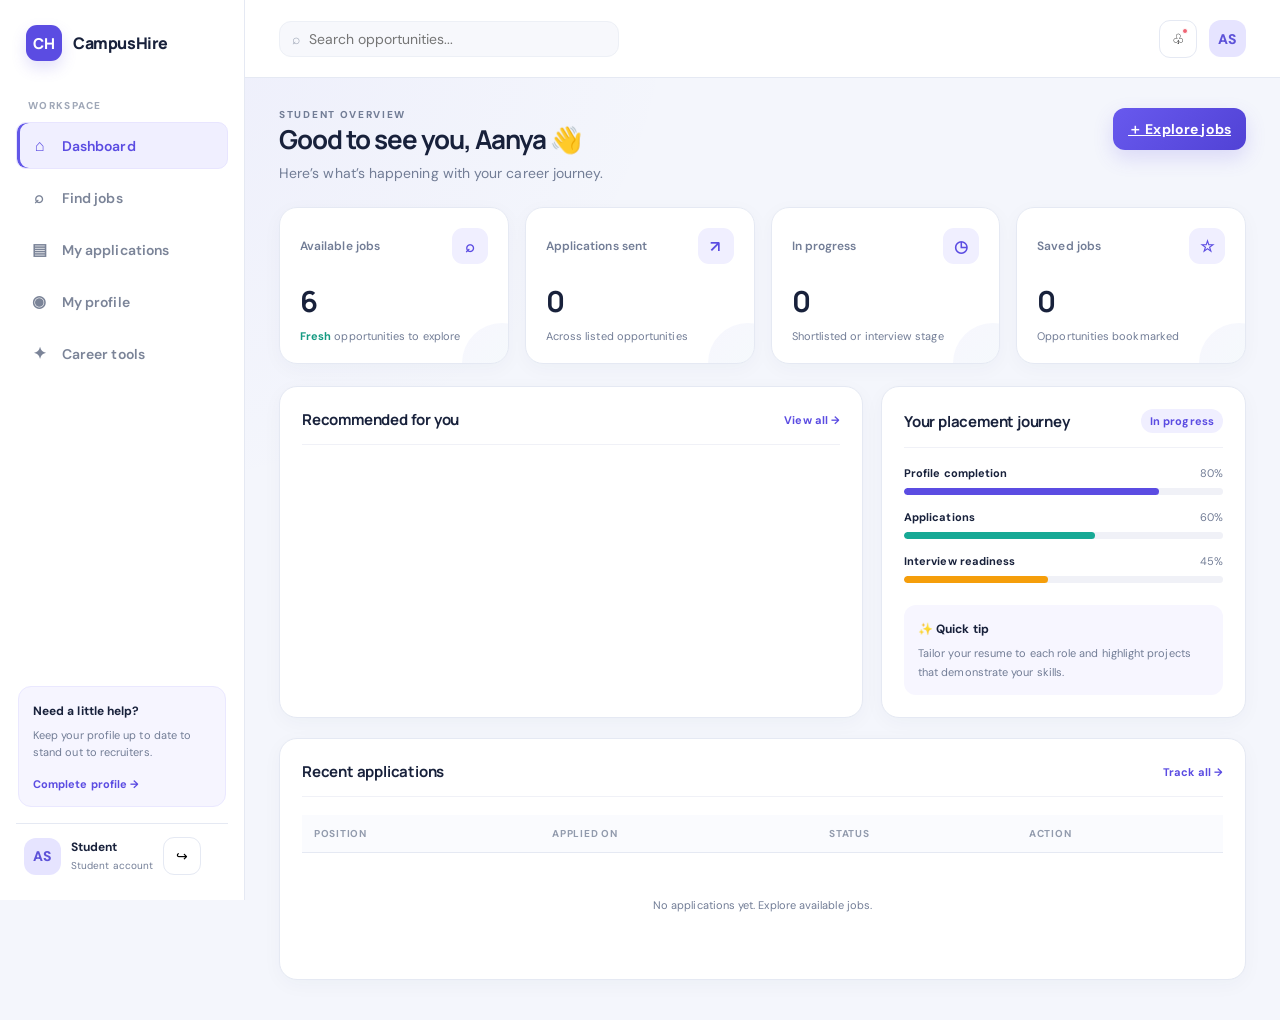
<file: student-dashboard.html>
<!DOCTYPE html><html lang="en"><head><meta charset="UTF-8"><meta name="viewport" content="width=device-width,initial-scale=1"><title>Dashboard | CampusHire</title><link rel="stylesheet" href="style.css"><link rel="stylesheet" href="dashboard.css"><link rel="stylesheet" href="responsive.css"><script src="storage.js" defer></script><script src="auth.js" defer></script><script src="jobs.js" defer></script><script src="applications.js" defer></script></head><body><script>if(!getCurrentUser()||getCurrentUser().role!=="student")location.replace("../index.html");</script><div class="app-shell"><aside class="sidebar"><div class="side-brand"><div class="brand-mark">CH</div>CampusHire</div><div class="side-label">WORKSPACE</div><nav class="nav-list"><a class="nav-link active" href="student-dashboard.html"><span class="nav-icon">⌂</span>Dashboard</a><a class="nav-link" href="jobs.html"><span class="nav-icon">⌕</span>Find jobs</a><a class="nav-link" href="my-applications.html"><span class="nav-icon">▤</span>My applications</a><a class="nav-link" href="profile.html"><span class="nav-icon">◉</span>My profile</a><a class="nav-link" href="career-tools.html"><span class="nav-icon">✦</span>Career tools</a></nav><div class="sidebar-bottom"><div class="help-card"><strong>Need a little help?</strong><p>Keep your profile up to date to stand out to recruiters.</p><a href="profile.html">Complete profile →</a></div><div class="user-mini"><div class="avatar" id="sideAvatar">AS</div><div><strong id="sideName">Student</strong><span>Student account</span></div><button class="icon-btn" data-signout title="Sign out">↪</button></div></div></aside><main class="main-area"><header class="topbar"><button class="icon-btn mobile-menu" aria-label="Open menu">☰</button><div class="searchbox">⌕ <input placeholder="Search opportunities..." onkeydown="if(event.key==='Enter')location.href='jobs.html'"></div><div class="top-actions"><button class="icon-btn" onclick="showToast('You are all caught up!')">♧<i class="notification-dot"></i></button><div class="avatar top-user" id="topAvatar">AS</div></div></header><div class="page-content"><div class="page-heading"><div><p class="eyebrow">STUDENT OVERVIEW</p><h1>Good to see you, <span id="greetingName">Aanya</span> 👋</h1><p>Here’s what’s happening with your career journey.</p></div><div class="heading-actions"><a class="btn btn-primary" href="jobs.html">＋ Explore jobs</a></div></div><section class="stats-grid"><article class="card stat-card"><div class="stat-top">Available jobs <span class="stat-icon">⌕</span></div><h2 id="statJobs">6</h2><div class="stat-foot"><span class="positive">Fresh</span> opportunities to explore</div></article><article class="card stat-card"><div class="stat-top">Applications sent <span class="stat-icon">↗</span></div><h2 id="statApplied">3</h2><div class="stat-foot">Across listed opportunities</div></article><article class="card stat-card"><div class="stat-top">In progress <span class="stat-icon">◷</span></div><h2 id="statShortlisted">2</h2><div class="stat-foot">Shortlisted or interview stage</div></article><article class="card stat-card"><div class="stat-top">Saved jobs <span class="stat-icon">☆</span></div><h2 id="statSaved">0</h2><div class="stat-foot">Opportunities bookmarked</div></article></section><section class="content-grid"><article class="card panel"><div class="panel-head"><h3>Recommended for you</h3><a class="text-link" href="jobs.html">View all →</a></div><div class="job-list" id="recommendedJobs"></div></article><article class="card panel"><div class="panel-head"><h3>Your placement journey</h3><span class="badge">In progress</span></div><div class="progress-wrap"><div class="progress-row"><div class="progress-label"><strong>Profile completion</strong><span>80%</span></div><div class="progress"><span style="width:80%"></span></div></div><div class="progress-row"><div class="progress-label"><strong>Applications</strong><span>60%</span></div><div class="progress teal"><span style="width:60%"></span></div></div><div class="progress-row"><div class="progress-label"><strong>Interview readiness</strong><span>45%</span></div><div class="progress orange"><span style="width:45%"></span></div></div></div><div style="margin-top:22px;padding:14px;background:#f7f6ff;border-radius:12px"><strong style="font-size:12px">✨ Quick tip</strong><p class="muted tiny" style="line-height:1.7;margin:7px 0 0">Tailor your resume to each role and highlight projects that demonstrate your skills.</p></div></article></section><section class="card panel"><div class="panel-head"><h3>Recent applications</h3><a class="text-link" href="my-applications.html">Track all →</a></div><div class="table-wrap"><table><thead><tr><th>POSITION</th><th>APPLIED ON</th><th>STATUS</th><th>ACTION</th></tr></thead><tbody id="applicationsBody"></tbody></table></div></section></div></main></div><script>document.addEventListener("DOMContentLoaded",()=>{const u=getCurrentUser();const p=Store.getProfile();const n=u.name||p.name;["sideName"].forEach(id=>{const e=document.getElementById(id);if(e)e.textContent=n});["sideAvatar","topAvatar"].forEach(id=>{const e=document.getElementById(id);if(e)e.textContent=initials(n)});document.getElementById("greetingName").textContent=n.split(" ")[0];document.getElementById("recommendedJobs").innerHTML=Store.getJobs().slice(0,3).map(j=>`<div class="job-row"><div class="company-logo ${safe(j.tone)}">${safe(j.logo)}</div><div class="job-info"><strong>${safe(j.title)}</strong><span>${safe(j.company)} · ${safe(j.location)}</span></div><div class="job-side"><strong>${safe(j.salary)}</strong><a class="text-link" href="jobs.html">View</a></div></div>`).join("");});</script></body></html>
</file>
<file: style.css>
@import url('https://fonts.googleapis.com/css2?family=DM+Sans:wght@400;500;600;700&family=Manrope:wght@400;500;600;700;800&display=swap');
:root{--bg:#f5f7fb;--surface:#fff;--ink:#172033;--muted:#758096;--line:#e8ecf3;--primary:#6257e8;--primary-dark:#4f46c9;--teal:#20b8a6;--orange:#f59e0b;--red:#ef6474;--shadow:0 12px 36px rgba(28,39,70,.06)}
*{box-sizing:border-box}body{margin:0;background:var(--bg);color:var(--ink);font-family:'DM Sans',sans-serif;font-size:14px}h1,h2,h3,h4,p{margin-top:0}h1,h2,h3{font-family:Manrope,sans-serif}button,input,select,textarea{font:inherit}button{cursor:pointer}.muted{color:var(--muted)}.tiny{font-size:11px}.eyebrow{font-size:10px;font-weight:800;letter-spacing:1.8px;color:var(--primary)}.btn{border:0;border-radius:10px;padding:11px 15px;font-weight:700;display:inline-flex;align-items:center;justify-content:center;gap:10px;transition:.18s}.btn-primary{background:var(--primary);color:#fff;box-shadow:0 7px 18px #6257e82c}.btn-primary:hover{background:var(--primary-dark);transform:translateY(-1px)}.btn-light{background:#f0efff;color:var(--primary)}.btn-outline{background:#fff;border:1px solid var(--line);color:var(--ink)}.full{width:100%}.badge{display:inline-flex;align-items:center;padding:5px 9px;border-radius:20px;font-size:11px;font-weight:700;background:#f0efff;color:var(--primary)}.badge.green{background:#e5faf4;color:#159a82}.badge.orange{background:#fff3dd;color:#b9770c}.badge.red{background:#ffebef;color:#d94b63}.card{background:var(--surface);border:1px solid var(--line);border-radius:16px;box-shadow:var(--shadow)}input,select,textarea{width:100%;padding:12px 13px;border:1px solid #dfe4ed;border-radius:9px;background:#fff;color:var(--ink);outline:none}input:focus,select:focus,textarea:focus{border-color:#938bf1;box-shadow:0 0 0 3px #6257e814}label{display:block;font-weight:700;font-size:12px;margin:15px 0 7px}.login-page{min-height:100vh;background:#f7f8fc;display:grid;place-items:center;padding:30px}.login-shell{width:min(1000px,100%);min-height:590px;display:grid;grid-template-columns:1fr .85fr;background:white;border-radius:24px;overflow:hidden;box-shadow:0 25px 90px #1b24521a}.login-brand{padding:54px;background:linear-gradient(145deg,#25245c,#6155dc 70%,#8b7ff5);color:white;display:flex;flex-direction:column;justify-content:center;position:relative;overflow:hidden}.login-brand:after{content:"";position:absolute;width:300px;height:300px;border:1px solid #ffffff24;border-radius:50%;right:-100px;bottom:-100px;box-shadow:0 0 0 35px #ffffff08,0 0 0 70px #ffffff06}.brand-mark{width:43px;height:43px;display:grid;place-items:center;border-radius:13px;background:#fff;color:#6257e8;font-family:Manrope;font-weight:800;font-size:15px}.login-brand .eyebrow{color:#c9c5ff;margin-top:45px}.login-brand h1{font-size:52px;line-height:1.1;letter-spacing:-2px;margin-bottom:18px}.login-brand h1 span{color:#b9f4e8}.muted-light{color:#deddfc;line-height:1.8;max-width:320px}.login-stats{display:flex;gap:30px;margin-top:35px}.login-stats div{display:grid;gap:4px}.login-stats strong{font-size:20px}.login-stats span,.login-brand small{font-size:11px;color:#d5d3fa}.login-brand small{margin-top:25px}.login-card{padding:55px 48px;display:flex;flex-direction:column;justify-content:center}.login-card h2{font-size:25px;letter-spacing:-.7px;margin-bottom:10px}.login-card .muted{line-height:1.6}.login-card form{margin-top:10px}.login-card .btn{margin-top:23px}.demo-note{display:flex;align-items:center;gap:8px;background:#f4fbf9;padding:12px;border-radius:9px;color:#168a78;font-size:11px;margin-top:22px}.dot{width:7px;height:7px;background:#20b8a6;border-radius:50%}.mobile-brand{display:none}

/* CampusHire UI refresh: polished surfaces, richer interactions and accessibility */
:root{--bg:#f4f6fc;--surface:#fff;--ink:#18213b;--muted:#727d96;--line:#e5e9f3;--primary:#5b4ce2;--primary-dark:#4637c7;--teal:#17a995;--shadow:0 14px 38px rgba(37,43,91,.075)}
body{background:radial-gradient(ellipse at 8% 0%,rgba(105,91,235,.055),transparent 35%),var(--bg);letter-spacing:.005em}
::selection{background:#dcd8ff;color:#2d267d}
button,a,input,select,textarea,.card,.nav-link,.job-row,.job-card{transition:background-color .2s ease,border-color .2s ease,box-shadow .2s ease,transform .2s ease,color .2s ease}
.btn{border-radius:12px;min-height:42px;letter-spacing:.01em}.btn-primary{background:linear-gradient(135deg,#6859ee,#5142d5);box-shadow:0 8px 20px #5b4ce22c}.btn-primary:hover{box-shadow:0 12px 24px #5b4ce23d;transform:translateY(-2px)}.btn-light:hover,.btn-outline:hover{transform:translateY(-1px);border-color:#c9c4ff;background:#f8f7ff}
.card{border-radius:18px;box-shadow:0 5px 20px rgba(37,43,91,.035)}.card:hover{box-shadow:0 12px 30px rgba(37,43,91,.075)}
input,select,textarea{border-radius:11px;border-color:#dfe4f0;transition:border-color .18s,box-shadow .18s,background .18s}input:focus,select:focus,textarea:focus{border-color:#8176ef;box-shadow:0 0 0 4px #6257e815}
.login-page{background:radial-gradient(circle at 15% 15%,#dcd9ff 0,transparent 34%),radial-gradient(circle at 90% 85%,#c8f5ec 0,transparent 30%),#f5f6fc}.login-shell{border:1px solid #ffffffb5;box-shadow:0 32px 100px rgba(32,36,92,.16);border-radius:28px}.login-brand{background:linear-gradient(145deg,#201d55 0%,#4e42c5 57%,#796df3 100%)}.login-brand:before{content:"";position:absolute;width:190px;height:190px;border-radius:40px;border:1px solid #ffffff20;right:8%;top:8%;transform:rotate(25deg);box-shadow:0 0 0 24px #ffffff08,0 0 0 48px #ffffff05}.login-brand h1{position:relative;font-size:clamp(38px,4.5vw,54px)}.login-card{padding:clamp(28px,5vw,55px)}.login-card .btn{min-height:48px}.brand-mark{box-shadow:0 7px 18px #201b6222}
.app-shell{grid-template-columns:250px minmax(0,1fr)}.sidebar{background:rgba(255,255,255,.94);backdrop-filter:blur(16px);border-right-color:#e7e9f3;padding:25px 17px}.side-brand{font-size:17px;letter-spacing:-.4px}.side-brand .brand-mark{box-shadow:0 7px 15px #5b4ce22c}.nav-list{gap:7px}.nav-link{padding:12px 13px;border:1px solid transparent;border-radius:12px}.nav-link.active{background:linear-gradient(110deg,#f0efff,#f7f6ff);border-color:#e8e5ff;color:var(--primary);box-shadow:inset 3px 0 #6257e8}.nav-link:hover:not(.active){background:#f8f8fd;color:#4e45b5;transform:translateX(2px)}.help-card{background:linear-gradient(145deg,#f4f2ff,#effbf9);border:1px solid #eae8ff}.topbar{background:rgba(255,255,255,.88);backdrop-filter:blur(16px);border-bottom-color:#e8ebf4;position:sticky;top:0;z-index:10}.searchbox{background:#f7f8fc;border:1px solid #edf0f6;border-radius:12px;padding:0 12px}.searchbox input{background:transparent}.icon-btn{border-radius:12px;transition:all .2s}.icon-btn:hover{background:#f2f0ff;color:var(--primary);border-color:#dcd7ff;transform:translateY(-1px)}.page-content{padding-top:34px}.page-heading{margin-bottom:27px}.page-heading h1{letter-spacing:-1.1px;font-size:clamp(23px,2.3vw,31px)}.eyebrow{letter-spacing:1.7px}.stats-grid{gap:17px}.stat-card{position:relative;overflow:hidden;padding:21px}.stat-card:after{content:"";position:absolute;width:80px;height:80px;right:-34px;bottom:-40px;border-radius:50%;background:linear-gradient(135deg,#6257e80d,#20b8a60d);pointer-events:none}.stat-card:hover{transform:translateY(-3px);border-color:#dedaff;box-shadow:0 14px 30px rgba(57,49,148,.09)}.stat-icon{border-radius:12px;background:linear-gradient(135deg,#f0efff,#e9e7ff)}.stat-card h2{font-size:31px;letter-spacing:-1.2px}.panel{padding:23px}.panel-head{padding-bottom:14px;border-bottom:1px solid #f0f1f7;margin-bottom:17px}.panel-head h3{font-size:15px;letter-spacing:-.2px}.job-row{border-color:#eceef5;background:#fff}.job-row:hover{border-color:#dcd7ff;background:#fcfbff;transform:translateY(-1px)}.company-logo{border-radius:13px}.job-card{border-radius:17px}.job-card:hover{transform:translateY(-4px);border-color:#dcd7ff;box-shadow:0 16px 32px rgba(57,49,148,.09)}.tag{border:1px solid #eceef5;background:#f8f9fc}.badge,.status{letter-spacing:.01em}.progress{height:8px;background:#eceef7}.progress>span{background:linear-gradient(90deg,#7568f1,#5b4ce2);animation:progressIn .75s ease both}.progress.teal>span{background:linear-gradient(90deg,#35c9b2,#17a995)}
thead th{background:#fafbfe;position:sticky;top:0;z-index:1}tbody tr{transition:background .18s}tbody tr:hover{background:#fafaff}td{font-size:12px}th{letter-spacing:.7px}.skill-chip{border:1px solid #e8e4ff;background:#f6f4ff;transition:transform .18s}.skill-chip:hover{transform:translateY(-2px);background:#ece9ff}.toast{border:1px solid #ffffff20;backdrop-filter:blur(10px);animation:toastIn .22s ease-out}
@keyframes progressIn{from{width:0;opacity:.45}to{opacity:1}}@keyframes toastIn{from{opacity:0;transform:translateY(8px)}to{opacity:1;transform:translateY(0)}}
:focus-visible{outline:3px solid #8e85f4;outline-offset:3px}
@media(max-width:760px){.sidebar{box-shadow:12px 0 45px rgba(22,26,66,.13)}.page-content{padding-top:24px}.panel{padding:17px}.topbar{box-shadow:0 3px 12px #1c274606}.page-heading h1{line-height:1.25}.stat-card:hover,.job-card:hover{transform:none}}
@media(prefers-reduced-motion:reduce){*,*::before,*::after{animation-duration:.01ms!important;animation-iteration-count:1!important;scroll-behavior:auto!important;transition-duration:.01ms!important}}
</file>
<file: dashboard.css>
/* Dashboard shell */
.app-shell{min-height:100vh;display:grid;grid-template-columns:245px minmax(0,1fr)}.sidebar{background:#fff;border-right:1px solid var(--line);padding:25px 16px;display:flex;flex-direction:column;position:sticky;top:0;height:100vh}.side-brand{display:flex;align-items:center;gap:11px;padding:0 10px 28px;font:800 16px Manrope}.side-brand .brand-mark{width:36px;height:36px;background:var(--primary);color:#fff;border-radius:11px}.side-label{padding:10px 12px;color:#a0a8b8;font-size:10px;font-weight:800;letter-spacing:1.3px}.nav-list{display:grid;gap:5px}.nav-link{display:flex;align-items:center;gap:12px;padding:12px;border-radius:10px;color:#7b8498;text-decoration:none;font-weight:600}.nav-link .nav-icon{width:21px;text-align:center;font-size:16px}.nav-link.active,.nav-link:hover{background:#f0efff;color:var(--primary)}.sidebar-bottom{margin-top:auto}.help-card{background:#f6f5ff;border-radius:13px;padding:14px;margin:12px 2px 16px}.help-card strong{font-size:12px}.help-card p{font-size:11px;color:var(--muted);line-height:1.6;margin:8px 0 12px}.help-card a{font-size:11px;color:var(--primary);font-weight:700;text-decoration:none}.user-mini{display:flex;gap:10px;align-items:center;padding:13px 8px 0;border-top:1px solid var(--line)}.avatar{width:37px;height:37px;display:grid;place-items:center;background:#e6e4ff;color:#5d52d8;border-radius:12px;font-weight:800;flex-shrink:0}.user-mini strong{display:block;font-size:12px}.user-mini span{font-size:10px;color:var(--muted)}.main-area{min-width:0}.topbar{height:78px;background:#fff;border-bottom:1px solid var(--line);display:flex;align-items:center;justify-content:space-between;padding:0 34px;gap:18px}.searchbox{display:flex;align-items:center;gap:9px;width:min(340px,40%);color:#9ba3b3}.searchbox input{border:0;box-shadow:none;padding:8px 0}.top-actions{display:flex;align-items:center;gap:12px}.icon-btn{width:38px;height:38px;border:1px solid var(--line);background:white;border-radius:11px;position:relative}.notification-dot{position:absolute;width:6px;height:6px;background:#ef6474;border:1px solid white;border-radius:50%;right:8px;top:7px}.page-content{padding:30px 34px 40px;max-width:1500px;margin:auto}.page-heading{display:flex;justify-content:space-between;align-items:flex-start;gap:20px;margin-bottom:25px}.page-heading h1{font-size:26px;letter-spacing:-1px;margin-bottom:7px}.page-heading p{color:var(--muted);margin-bottom:0}.heading-actions{display:flex;gap:9px}.stats-grid{display:grid;grid-template-columns:repeat(4,minmax(0,1fr));gap:16px;margin-bottom:22px}.stat-card{padding:20px}.stat-top{display:flex;justify-content:space-between;align-items:center;color:var(--muted);font-size:12px;font-weight:600}.stat-icon{width:36px;height:36px;display:grid;place-items:center;border-radius:11px;background:#f0efff;color:var(--primary);font-size:16px}.stat-card h2{font-size:29px;margin:17px 0 8px;letter-spacing:-1px}.stat-foot{font-size:11px;color:var(--muted)}.positive{color:#159a82;font-weight:700}.content-grid{display:grid;grid-template-columns:minmax(0,1.6fr) minmax(270px,1fr);gap:18px;margin-bottom:20px}.panel{padding:22px;min-width:0}.panel-head{display:flex;align-items:center;justify-content:space-between;gap:12px;margin-bottom:18px}.panel-head h3{font-size:15px;margin:0}.text-link{color:var(--primary);font-size:11px;font-weight:700;text-decoration:none;border:0;background:none}.job-list{display:grid;gap:12px}.job-row{display:flex;align-items:center;gap:12px;padding:13px;border:1px solid var(--line);border-radius:12px}.company-logo{width:43px;height:43px;display:grid;place-items:center;background:#f0efff;color:var(--primary);border-radius:12px;font-weight:800;flex-shrink:0}.company-logo.teal{background:#e5faf4;color:#159a82}.company-logo.orange{background:#fff3dd;color:#b9770c}.job-info{min-width:0;flex:1}.job-info strong{font-size:12px;display:block;margin-bottom:5px}.job-info span{font-size:10px;color:var(--muted)}.job-meta{display:flex;align-items:center;gap:10px;flex-wrap:wrap}.job-side{text-align:right;display:grid;gap:7px}.job-side strong{font-size:12px}.job-side span{font-size:10px;color:var(--muted)}.progress-wrap{display:grid;gap:15px}.progress-row{display:grid;gap:8px}.progress-label{display:flex;justify-content:space-between;font-size:11px}.progress-label span{color:var(--muted)}.progress{height:7px;background:#f0f1f7;border-radius:20px;overflow:hidden}.progress>span{height:100%;display:block;background:var(--primary);border-radius:20px}.progress.teal>span{background:var(--teal)}.progress.orange>span{background:var(--orange)}.progress.red>span{background:var(--red)}.table-wrap{overflow:auto}table{width:100%;border-collapse:collapse;white-space:nowrap}th{text-align:left;font-size:10px;color:#929bad;font-weight:700;padding:12px;border-bottom:1px solid var(--line)}td{padding:14px 12px;border-bottom:1px solid #f0f2f6;font-size:11px}tbody tr:last-child td{border-bottom:0}.status{display:inline-block;padding:5px 8px;border-radius:20px;font-size:10px;font-weight:700;background:#f0efff;color:#6257e8}.status.shortlisted,.status.selected{background:#e5faf4;color:#159a82}.status.interview{background:#fff3dd;color:#b9770c}.status.rejected{background:#ffebef;color:#d94b63}.filter-row{display:flex;gap:10px;flex-wrap:wrap;margin-bottom:20px}.filter-row input{max-width:300px}.filter-row select{max-width:180px}.job-grid{display:grid;grid-template-columns:repeat(3,minmax(0,1fr));gap:16px}.job-card{padding:20px;display:flex;flex-direction:column;gap:15px}.job-card-top{display:flex;align-items:center;justify-content:space-between}.job-card h3{font-size:15px;margin:0 0 6px}.job-card .company-name{color:var(--muted);font-size:11px}.job-card p{font-size:12px;color:var(--muted);line-height:1.7;margin:0}.job-tags{display:flex;gap:6px;flex-wrap:wrap}.tag{font-size:10px;color:#717b90;background:#f4f6fa;padding:6px 8px;border-radius:6px}.job-card-bottom{margin-top:auto;display:flex;align-items:center;justify-content:space-between;padding-top:12px;border-top:1px solid var(--line)}.job-card-bottom strong{font-size:12px}.empty-state{text-align:center;padding:45px 20px;color:var(--muted)}.empty-state strong{display:block;color:var(--ink);margin:10px}.profile-grid{display:grid;grid-template-columns:minmax(0,1fr) 280px;gap:18px}.form-grid{display:grid;grid-template-columns:1fr 1fr;gap:0 15px}.form-grid .span-two{grid-column:span 2}.form-actions{display:flex;justify-content:flex-end;margin-top:20px}.profile-summary{text-align:center}.profile-summary .avatar{width:70px;height:70px;font-size:22px;margin:5px auto 14px}.profile-summary h3{margin-bottom:5px}.profile-summary p{color:var(--muted);font-size:12px}.skill-chip{display:inline-block;padding:7px 9px;margin:4px;background:#f0efff;color:#6257e8;border-radius:7px;font-size:10px}.notice-list{display:grid;gap:13px}.notice{display:flex;gap:10px;align-items:flex-start}.notice-symbol{width:32px;height:32px;display:grid;place-items:center;background:#f0efff;border-radius:9px}.notice strong{font-size:11px;display:block;margin:2px 0 4px}.notice p{font-size:10px;color:var(--muted);line-height:1.5;margin:0}.toast{position:fixed;right:22px;bottom:22px;padding:14px 18px;background:#20253a;color:#fff;border-radius:12px;box-shadow:var(--shadow);z-index:20;max-width:320px}.mobile-menu{display:none}
</file>
<file: responsive.css>
@media(max-width:1100px){.app-shell{grid-template-columns:210px minmax(0,1fr)}.stats-grid{grid-template-columns:repeat(2,minmax(0,1fr))}.job-grid{grid-template-columns:repeat(2,minmax(0,1fr))}.content-grid{grid-template-columns:1fr}.page-content{padding:25px}.topbar{padding:0 25px}}
@media(max-width:760px){.login-page{padding:12px}.login-shell{grid-template-columns:1fr;min-height:0}.login-brand{display:none}.login-card{padding:30px 24px}.mobile-brand{display:flex;align-items:center;gap:10px;margin-bottom:32px}.mobile-brand .brand-mark{background:var(--primary);color:white}.app-shell{display:block}.sidebar{position:fixed;z-index:30;left:-260px;top:0;width:245px;transition:left .2s;box-shadow:var(--shadow)}.sidebar.open{left:0}.mobile-menu{display:inline-grid;place-items:center}.topbar{height:66px;padding:0 16px}.searchbox{width:auto;flex:1}.searchbox input{min-width:0}.top-actions .top-user{display:none}.page-content{padding:22px 15px}.page-heading{flex-direction:column;gap:14px}.page-heading h1{font-size:23px}.heading-actions{width:100%}.stats-grid{gap:10px}.stat-card{padding:14px}.stat-card h2{font-size:24px}.stat-top{font-size:10px}.stat-icon{width:30px;height:30px}.content-grid{gap:13px}.panel{padding:16px}.job-grid{grid-template-columns:1fr}.profile-grid{grid-template-columns:1fr}.form-grid{grid-template-columns:1fr}.form-grid .span-two{grid-column:auto}.job-row{align-items:flex-start}.job-side{font-size:10px}.filter-row input,.filter-row select{max-width:none;flex:1 1 140px}.hide-mobile{display:none}}
@media(max-width:390px){.stats-grid{grid-template-columns:1fr 1fr}.stat-card h2{font-size:22px}.top-actions{gap:5px}.page-heading h1{font-size:21px}}

/* Layout hardening for small screens and embedded browser previews */
img,canvas,svg{max-width:100%;height:auto}
main,.main-area,.page-content,.panel,.tool-card{min-width:0}
input,select,textarea{max-width:100%;min-width:0}
button,a,.btn{overflow-wrap:anywhere}
.table-wrap{max-width:100%;-webkit-overflow-scrolling:touch}
.tools-grid{align-items:start}
.tool-card{overflow-wrap:anywhere}
.chart{min-width:0;gap:8px;padding-bottom:30px}
.chart .bar{min-width:0}
.chart .bar small{font-size:9px}
@media(max-width:520px){.login-card{padding:24px 18px}.login-card h2{font-size:22px}.login-stats{gap:15px}.tool-card{padding:16px}.stats-grid{grid-template-columns:repeat(2,minmax(0,1fr))}.chart{gap:5px}.chart .bar small{font-size:8px;white-space:normal;text-align:center;min-width:40px}}
</file>
